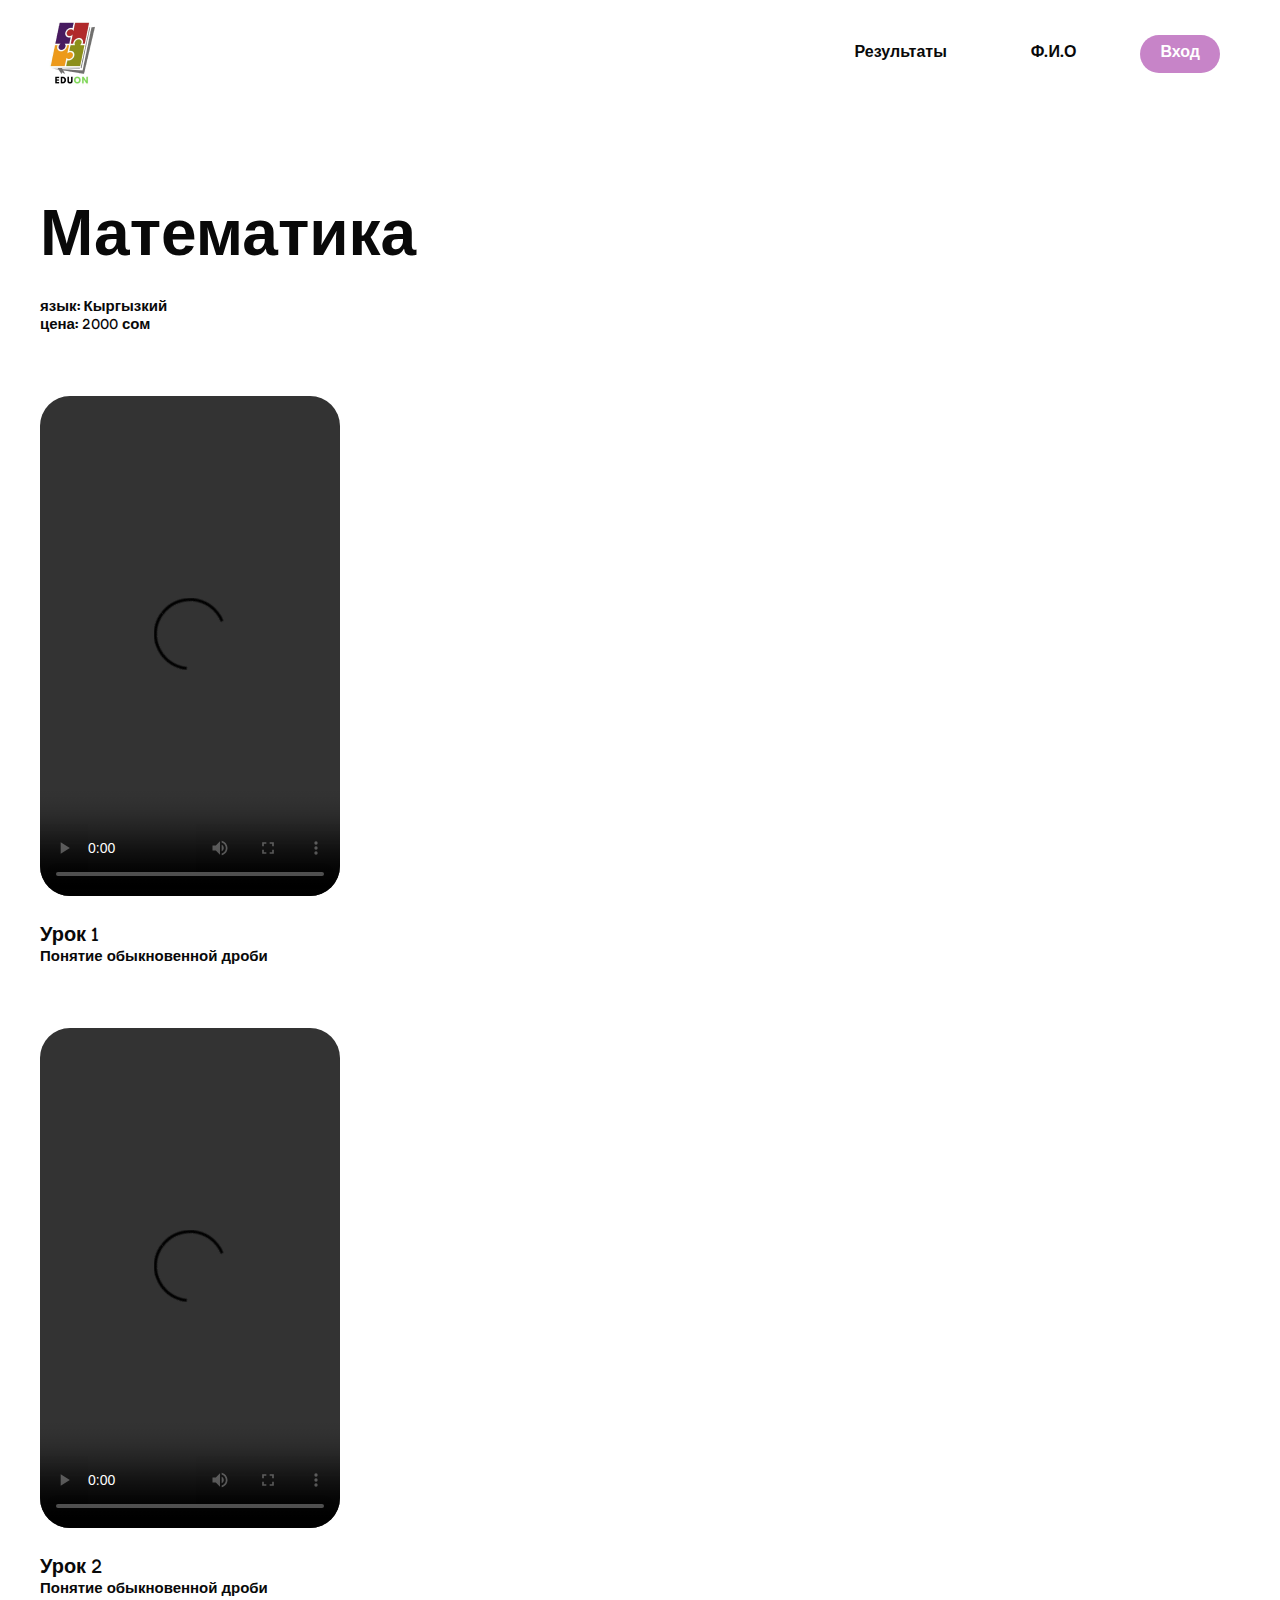
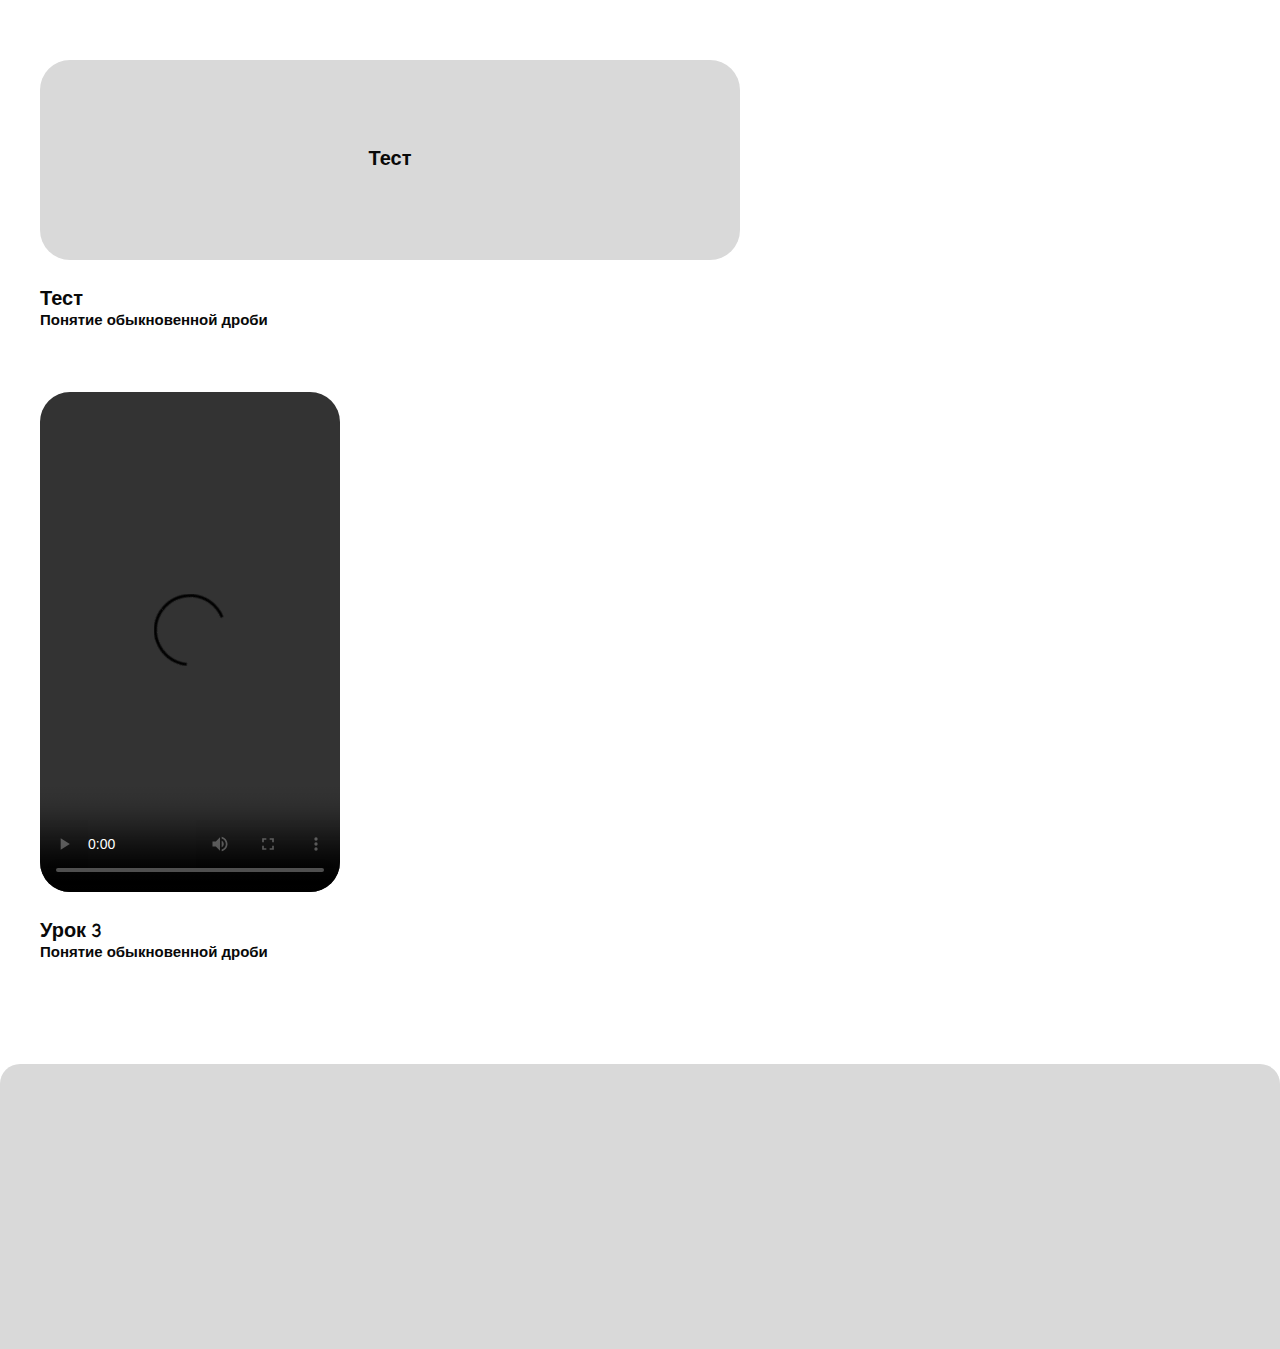
<file: pages/course.html>
<!DOCTYPE html>
<html lang="en">
<head>
    <meta charset="UTF-8">
    <meta name="viewport" content="width=device-width, initial-scale=1.0">
    <title>ORT Courses</title>
    <link rel="stylesheet" href="../css/reset.css">
    <link href="https://fonts.googleapis.com/css?family=Manjari:100,regular,700" rel="stylesheet" />
    <link rel="stylesheet" href="../css/course.css">
</head>
<body>
    <header class="header">
        <div class="container">
            <div class="header__inner">
                <a href="../index.html" class="logo header__logo">
                    <img src="../images/logo.png" alt="logo" class="logo__img">
                </a>
                <nav class="navbar header__navbar">
                    <ul class="navbar__list">
                        <il class="navbar__item">
                            <a href="#" class="navbar__link">Результаты</a>
                        </il>
                        <il class="navbar__item">
                            <a href="#" class="navbar__link">Ф.И.О</a>
                        </il>
                        <il class="navbar__item login">
                            <a href="./login.htmlp" class="navbar__link">Вход</a>
                        </il>
                    </ul>
                </nav>
            </div>
        </div>
    </header>

    <main class="content">
        <div class="container">
            <h1 class="content__title">Математика</h1>

            <div class="content__details">
                <span class="content__detail lang">язык: Кыргызкий</span>
                <span class="content__detail price">цена: 2000 сом</span>
            </div>

            <div class="content__lessons">
                <div class="content__lesson">
                    <video class="content__lesson-video" controls>
                        <source src="" type="video/mp4">
                        Видео не доступно...
                    </video>
                    <h2 class="content__lesson-title">Урок 1</h2>
                    <h3 class="content__lesson-text">
                        Понятие обыкновенной дроби
                    </h3>
                </div>

                <div class="content__lesson">
                    <video class="content__lesson-video" controls>
                        <source src="" type="video/mp4">
                        Видео не доступно...
                    </video>
                    <h2 class="content__lesson-title">Урок 2</h2>
                    <h3 class="content__lesson-text">
                        Понятие обыкновенной дроби
                    </h3>
                </div>

                <div class="content__test">
                    <a href="#" class="content__test-link">
                        Тест
                    </a>
                    <h2 class="content__test-title">Тест</h2>
                    <h3 class="content__test-text">
                        Понятие обыкновенной дроби
                    </h3>
                </div>

                <div class="content__lesson">
                    <video class="content__lesson-video" controls>
                        <source src="" type="video/mp4">
                        Видео не доступно...
                    </video>
                    <h2 class="content__lesson-title">Урок 3</h2>
                    <h3 class="content__lesson-text">
                        Понятие обыкновенной дроби
                    </h3>
                </div>
            </div>

        </div>
    </main>

    <footer class="footer">

    </footer>
</body>
</html>
</file>
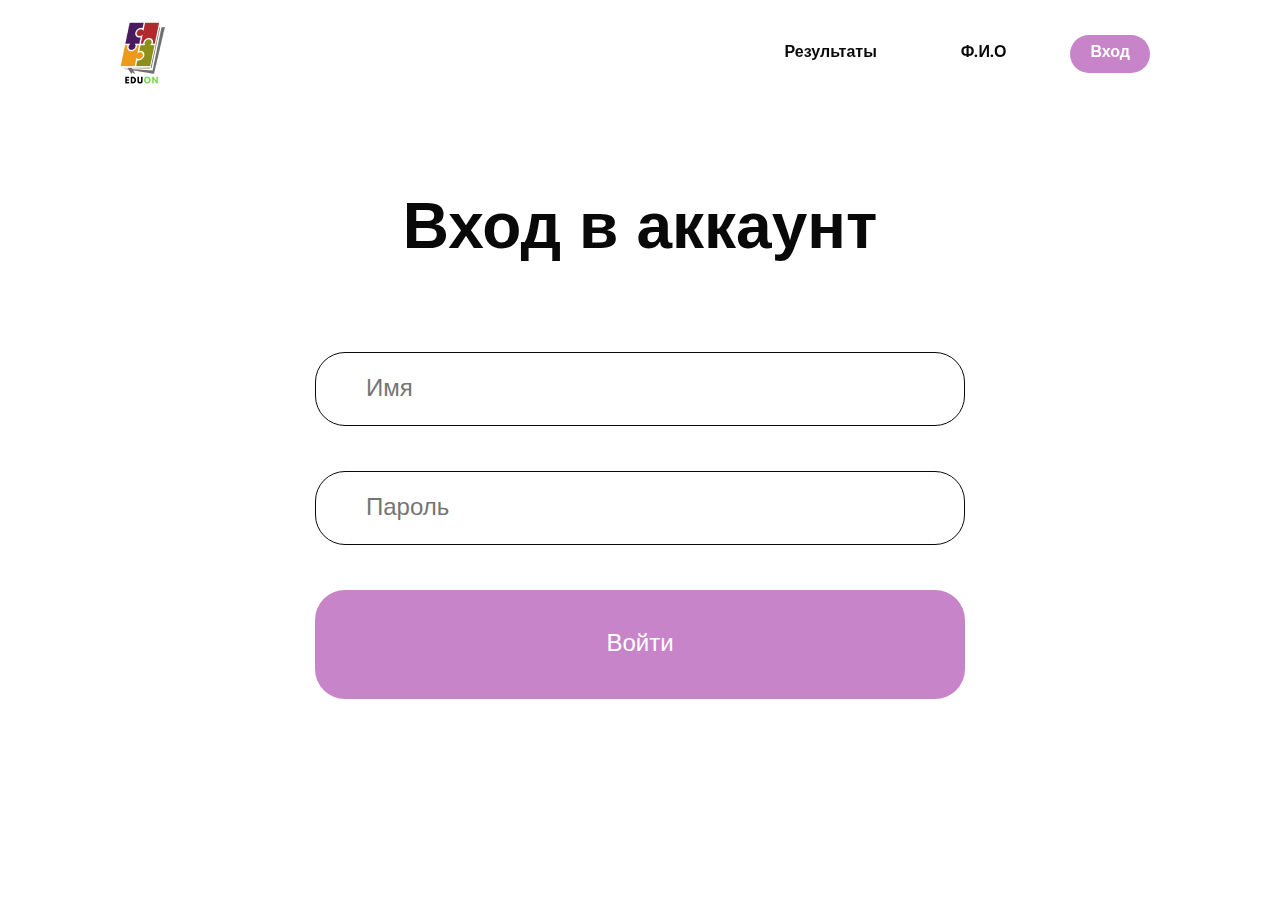
<file: pages/login.html>
<!DOCTYPE html>
<html lang="en">
<head>
    <meta charset="UTF-8">
    <meta name="viewport" content="width=device-width, initial-scale=1.0">
    <title>ORT Courses</title>
    <link rel="stylesheet" href="../css/reset.css">
    <link href="https://fonts.googleapis.com/css?family=Manjari:100,regular,700" rel="stylesheet" />
    <link rel="stylesheet" href="../css/login.css">
</head>
<body>
    <header class="header">
        <div class="container">
            <div class="header__inner">
                <a href="../index.html" class="logo header__logo">
                    <img src="../images/logo.png" alt="logo" class="logo__img">
                </a>
                <nav class="navbar header__navbar">
                    <ul class="navbar__list">
                        <il class="navbar__item">
                            <a href="#" class="navbar__link">Результаты</a>
                        </il>
                        <il class="navbar__item">
                            <a href="#" class="navbar__link">Ф.И.О</a>
                        </il>
                        <il class="navbar__item login">
                            <a href="#" class="navbar__link">Вход</a>
                        </il>
                    </ul>
                </nav>
            </div>
        </div>
    </header>

    <section class="log-in" action="/">
        <div class="log-in__wrapper">
            <h1 class="log-in__title">Вход в аккаунт</h1>
            <form class="log-in__form" action="/">   
                <input type="text" name="name" id="name" class="log-in__input" placeholder="Имя">
                <input type="password" name="password" id="password" class="log-in__input" placeholder="Пароль">
                <button class="log-in__button" type="submit">Войти</button>
            </form>
        </div>
    </section>
</body>
</html>
</file>
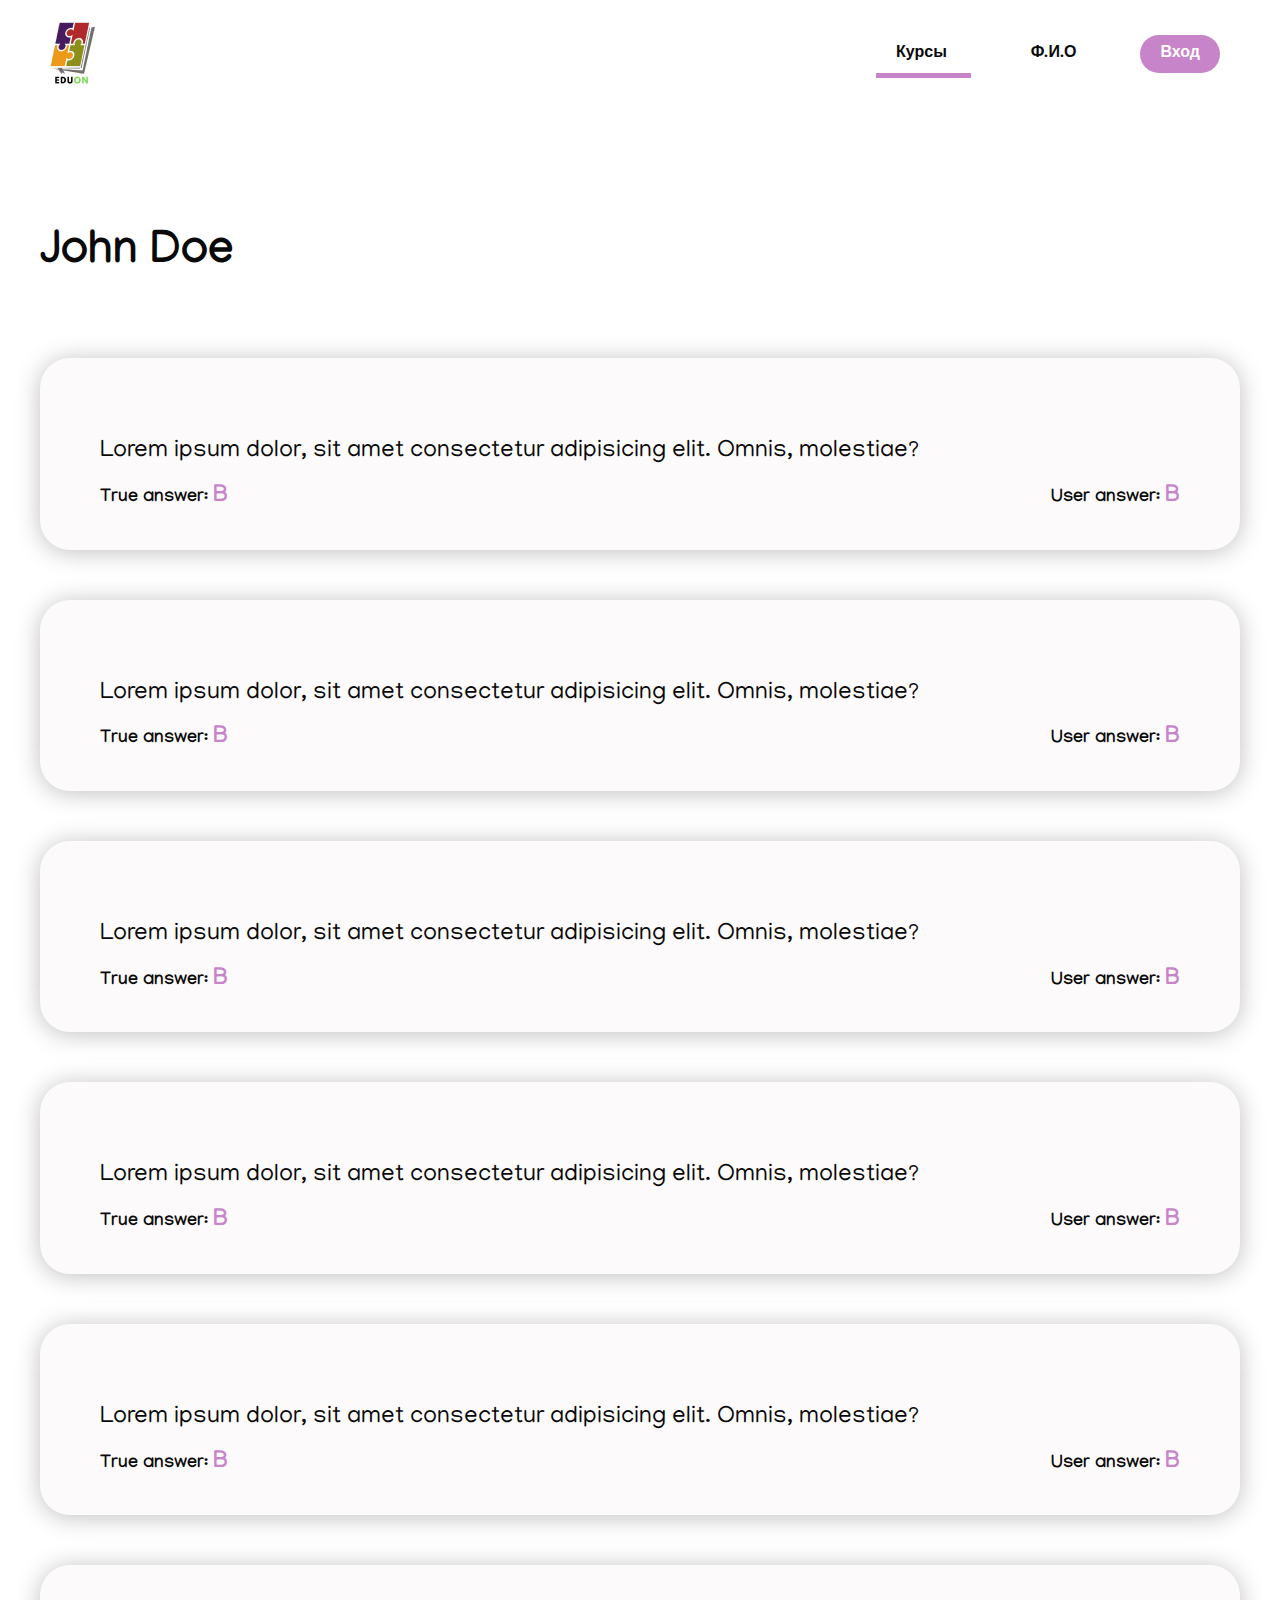
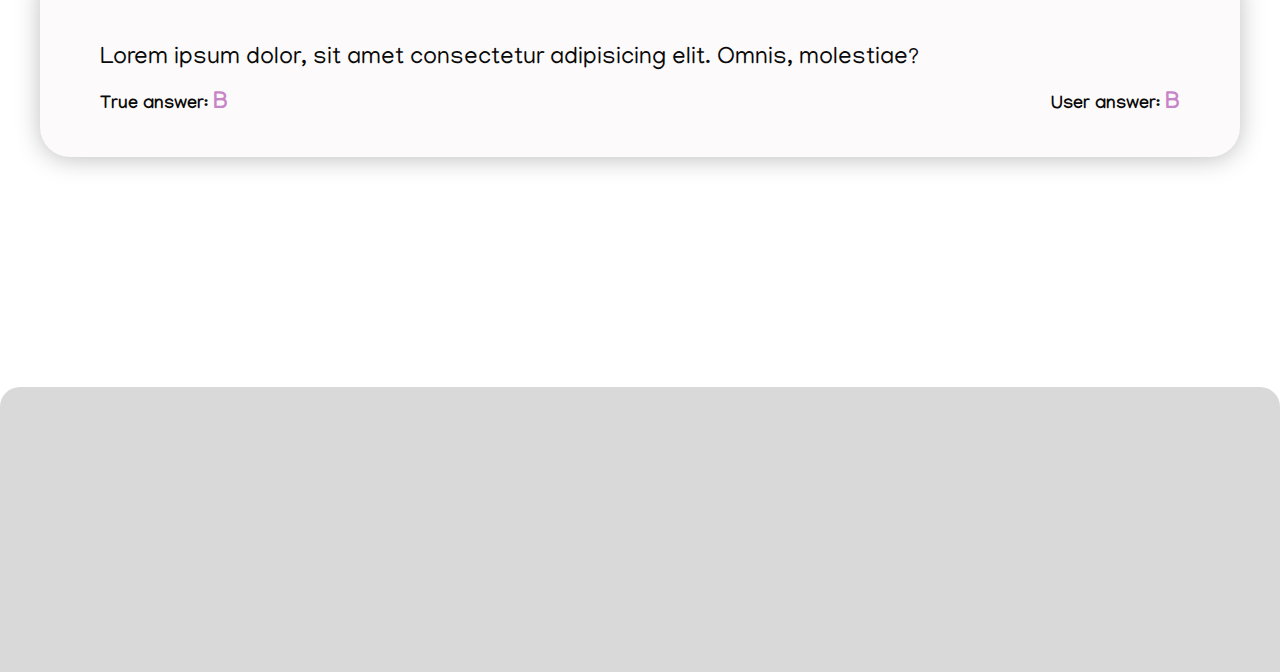
<file: pages/student-test.html>
<!DOCTYPE html>
<html lang="en">
<head>
    <meta charset="UTF-8">
    <meta name="viewport" content="width=device-width, initial-scale=1.0">
    <title>ORT Courses</title>
    <link rel="stylesheet" href="../css/reset.css">
    <link href="https://fonts.googleapis.com/css?family=Manjari:100,regular,700" rel="stylesheet" />
    <link rel="stylesheet" href="../css/student-test.css">
</head>
<body>
    <header class="header">
        <div class="container">
            <div class="header__inner">
                <a href="../index.html" class="logo header__logo">
                    <img src="../images/logo.png" alt="logo" class="logo__img">
                </a>
                <nav class="navbar header__navbar">
                    <ul class="navbar__list">
                        <il class="navbar__item active">
                            <a href="#" class="navbar__link">Курсы</a>
                        </il>
                        <il class="navbar__item">
                            <a href="#" class="navbar__link">Ф.И.О</a>
                        </il>
                        <il class="navbar__item login">
                            <a href="./login.htmp" class="navbar__link">Вход</a>
                        </il>
                    </ul>
                </nav>
            </div>
        </div>
    </header>

    <main class="student-test">
        <div class="container">
            <h1 class="student-test__name">John Doe</h1>
            <ul class="student-test__questions">
                <li class="question">
                    <p class="question__text">
                        Lorem ipsum dolor, sit amet consectetur adipisicing elit. Omnis, molestiae?
                    </p>
                    <div class="question__answers">
                        <div class="question__true-answer">
                            True answer: <span class="value">B</span>
                        </div>
                        <div class="question__user-answer">
                            User answer: <span class="value">B</span>
                        </div>
                    </div>
                </li>
                <li class="question">
                    <p class="question__text">
                        Lorem ipsum dolor, sit amet consectetur adipisicing elit. Omnis, molestiae?
                    </p>
                    <div class="question__answers">
                        <div class="question__true-answer">
                            True answer: <span class="value">B</span>
                        </div>
                        <div class="question__user-answer">
                            User answer: <span class="value">B</span>
                        </div>
                    </div>
                </li>
                <li class="question">
                    <p class="question__text">
                        Lorem ipsum dolor, sit amet consectetur adipisicing elit. Omnis, molestiae?
                    </p>
                    <div class="question__answers">
                        <div class="question__true-answer">
                            True answer: <span class="value">B</span>
                        </div>
                        <div class="question__user-answer">
                            User answer: <span class="value">B</span>
                        </div>
                    </div>
                </li>
                <li class="question">
                    <p class="question__text">
                        Lorem ipsum dolor, sit amet consectetur adipisicing elit. Omnis, molestiae?
                    </p>
                    <div class="question__answers">
                        <div class="question__true-answer">
                            True answer: <span class="value">B</span>
                        </div>
                        <div class="question__user-answer">
                            User answer: <span class="value">B</span>
                        </div>
                    </div>
                </li>
                <li class="question">
                    <p class="question__text">
                        Lorem ipsum dolor, sit amet consectetur adipisicing elit. Omnis, molestiae?
                    </p>
                    <div class="question__answers">
                        <div class="question__true-answer">
                            True answer: <span class="value">B</span>
                        </div>
                        <div class="question__user-answer">
                            User answer: <span class="value">B</span>
                        </div>
                    </div>
                </li>
                <li class="question">
                    <p class="question__text">
                        Lorem ipsum dolor, sit amet consectetur adipisicing elit. Omnis, molestiae?
                    </p>
                    <div class="question__answers">
                        <div class="question__true-answer">
                            True answer: <span class="value">B</span>
                        </div>
                        <div class="question__user-answer">
                            User answer: <span class="value">B</span>
                        </div>
                    </div>
                </li>
            </ul>
        </div>
    </main>

    <footer class="footer">
        
    </footer>
</body>
</html>
</file>
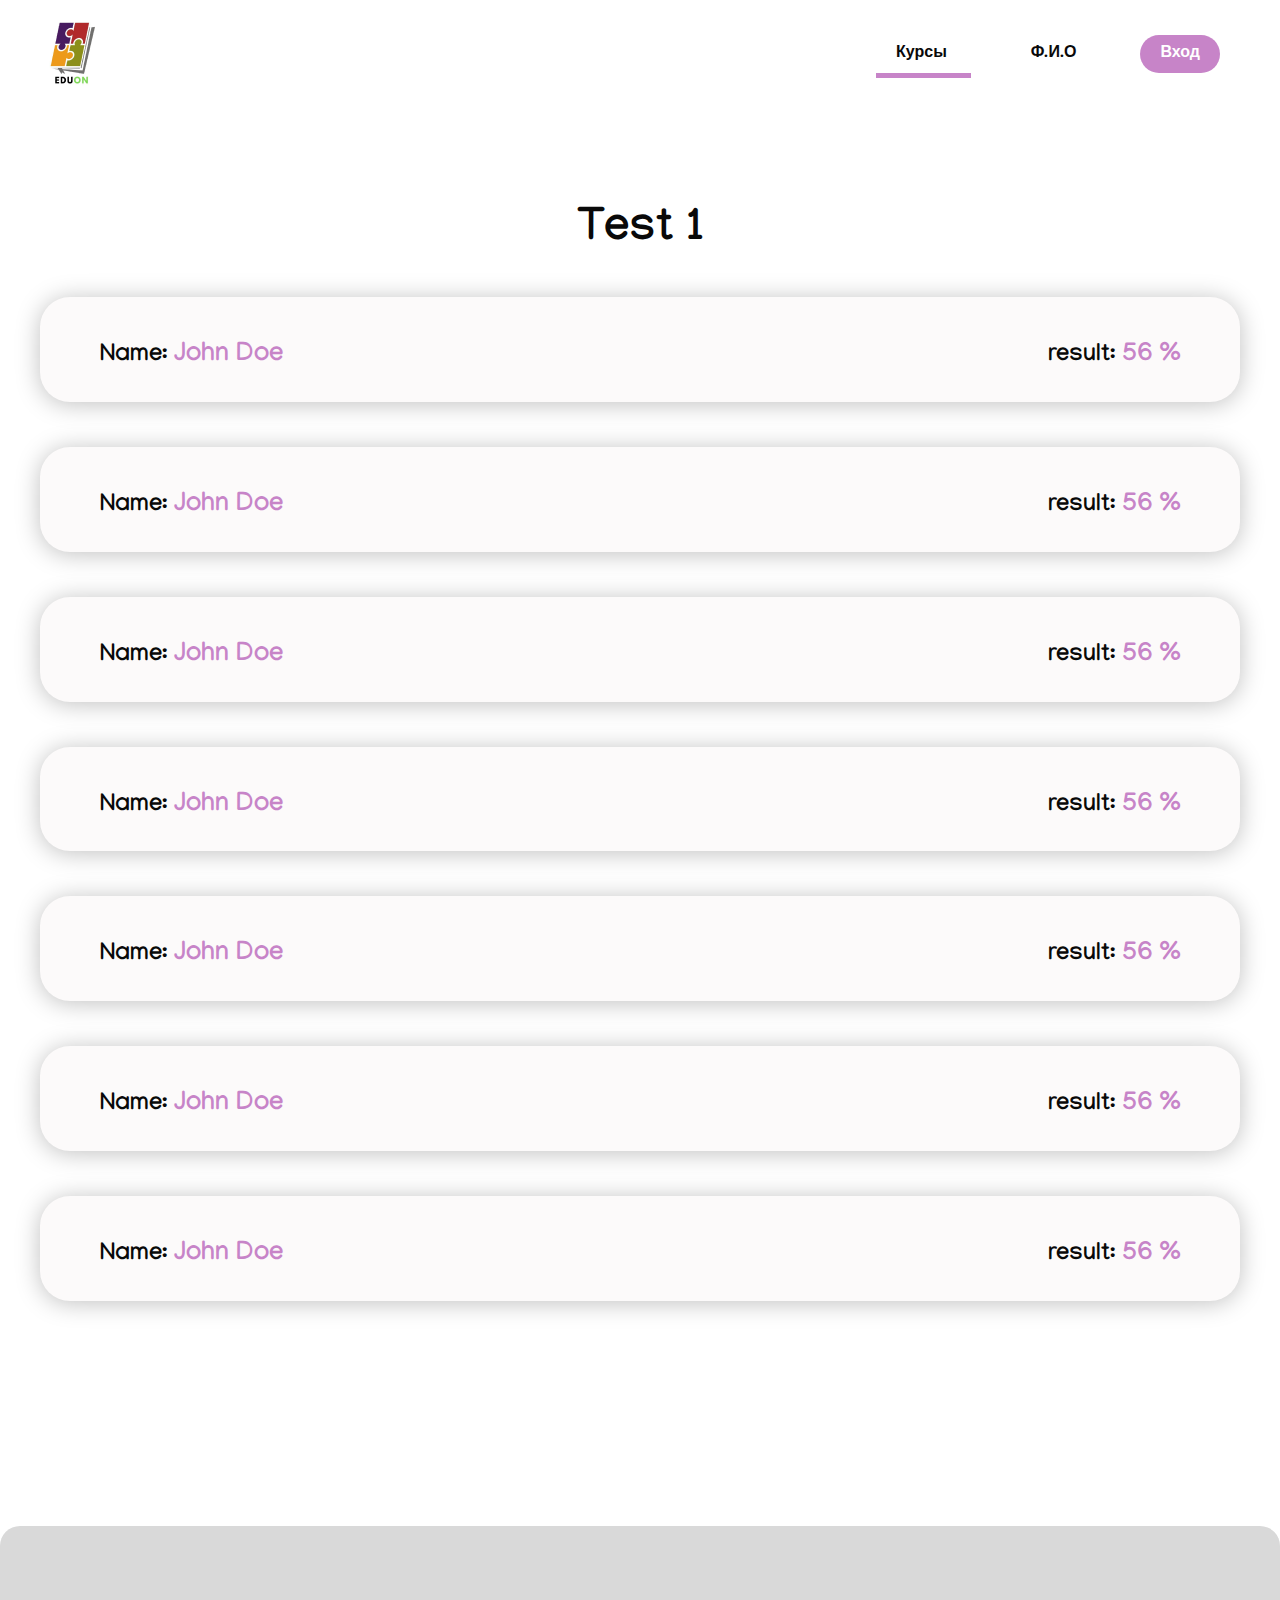
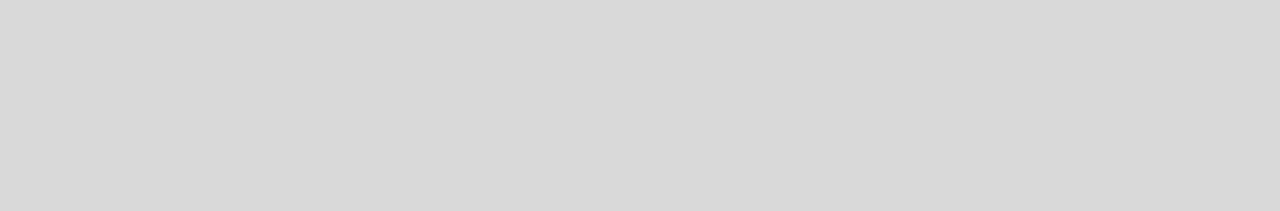
<file: pages/test-results.html>
<!DOCTYPE html>
<html lang="en">
<head>
    <meta charset="UTF-8">
    <meta name="viewport" content="width=device-width, initial-scale=1.0">
    <title>ORT Courses</title>
    <link rel="stylesheet" href="../css/reset.css">
    <link href="https://fonts.googleapis.com/css?family=Manjari:100,regular,700" rel="stylesheet" />
    <link rel="stylesheet" href="../css/test-results.css">
</head>
<body>
    <header class="header">
        <div class="container">
            <div class="header__inner">
                <a href="../index.html" class="logo header__logo">
                    <img src="../images/logo.png" alt="logo" class="logo__img">
                </a>
                <nav class="navbar header__navbar">
                    <ul class="navbar__list">
                        <il class="navbar__item active">
                            <a href="#" class="navbar__link">Курсы</a>
                        </il>
                        <il class="navbar__item">
                            <a href="#" class="navbar__link">Ф.И.О</a>
                        </il>
                        <il class="navbar__item login">
                            <a href="./login.htmp" class="navbar__link">Вход</a>
                        </il>
                    </ul>
                </nav>
            </div>
        </div>
    </header>

    <main class="test-results">
        <div class="container">
            <h1 class="test-results__title">Test 1</h1>
            <div class="test-results__group">
                <a href="./student-test.html" class="test-results__student student">
                    <div class="student__name">
                        Name: <span class="value">John Doe</span>
                    </div>
                    <div class="student__result">
                        result: <span class="value">56 %</span>
                    </div>
                </a>
                <a href="./student-test.html" class="test-results__student student">
                    <div class="student__name">
                        Name: <span class="value">John Doe</span>
                    </div>
                    <div class="student__result">
                        result: <span class="value">56 %</span>
                    </div>
                </a>
                <a href="./student-test.html" class="test-results__student student">
                    <div class="student__name">
                        Name: <span class="value">John Doe</span>
                    </div>
                    <div class="student__result">
                        result: <span class="value">56 %</span>
                    </div>
                </a>
                <a href="./student-test.html" class="test-results__student student">
                    <div class="student__name">
                        Name: <span class="value">John Doe</span>
                    </div>
                    <div class="student__result">
                        result: <span class="value">56 %</span>
                    </div>
                </a>
                <a href="./student-test.html" class="test-results__student student">
                    <div class="student__name">
                        Name: <span class="value">John Doe</span>
                    </div>
                    <div class="student__result">
                        result: <span class="value">56 %</span>
                    </div>
                </a>
                <a href="./student-test.html" class="test-results__student student">
                    <div class="student__name">
                        Name: <span class="value">John Doe</span>
                    </div>
                    <div class="student__result">
                        result: <span class="value">56 %</span>
                    </div>
                </a>
                <a href="./student-test.html" class="test-results__student student">
                    <div class="student__name">
                        Name: <span class="value">John Doe</span>
                    </div>
                    <div class="student__result">
                        result: <span class="value">56 %</span>
                    </div>
                </a>
            </div>
        </div>
    </main>

    <footer class="footer">
        
    </footer>
</body>
</html>
</file>
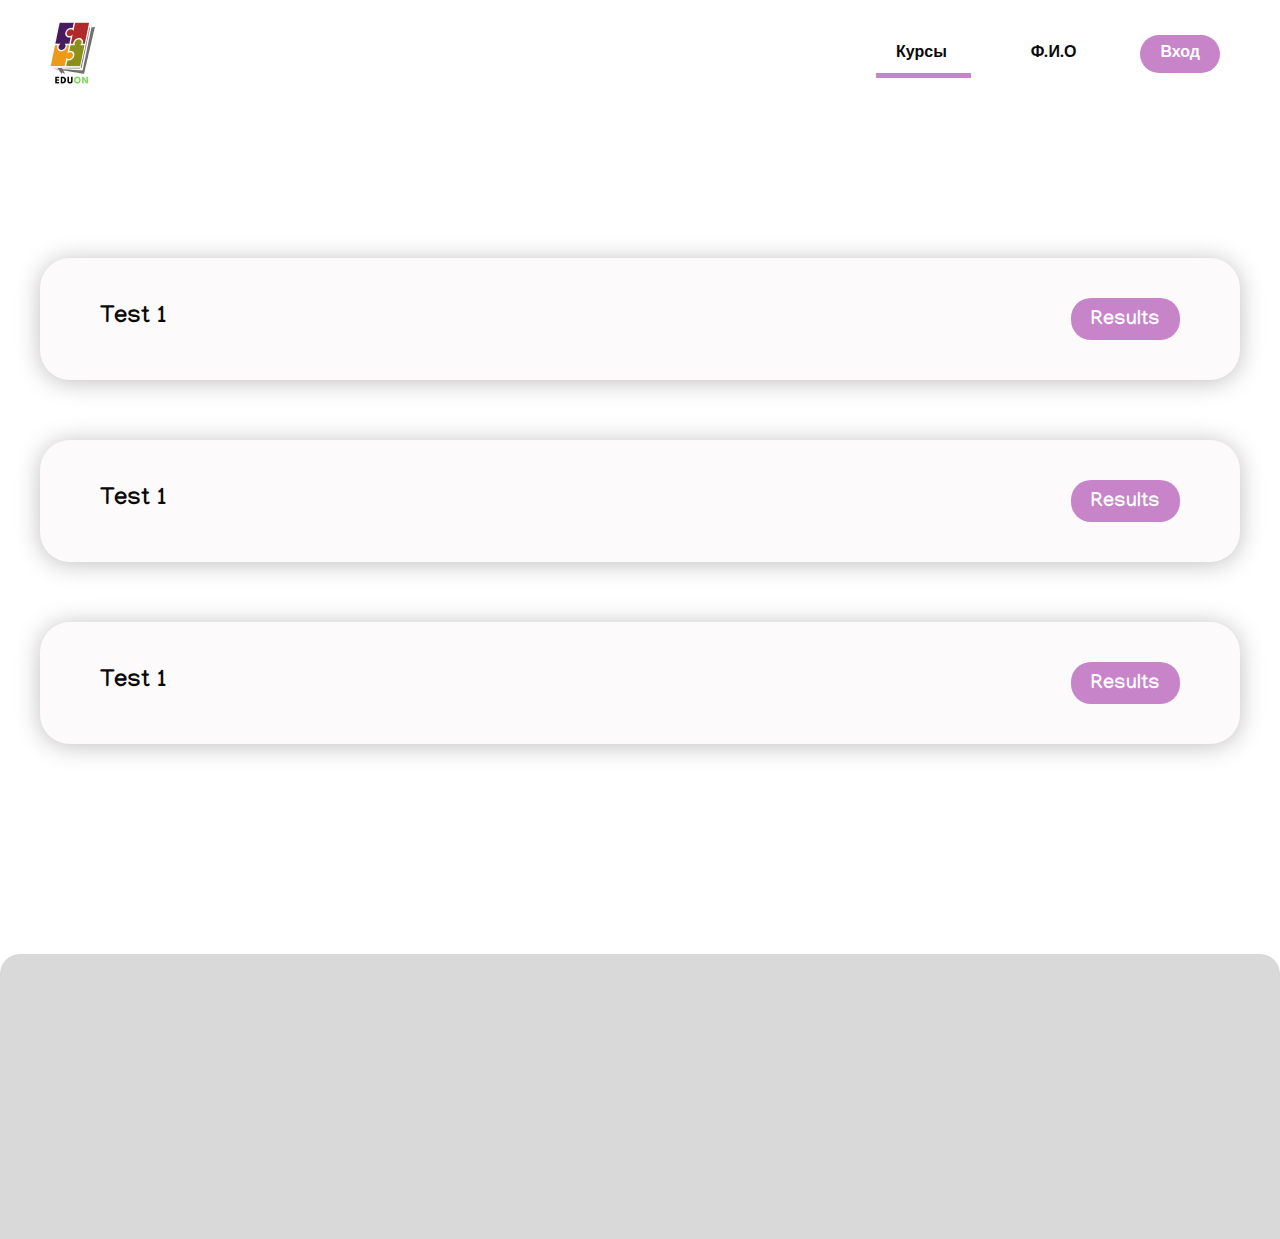
<file: pages/tests.html>
<!DOCTYPE html>
<html lang="en">
<head>
    <meta charset="UTF-8">
    <meta name="viewport" content="width=device-width, initial-scale=1.0">
    <title>ORT Courses</title>
    <link rel="stylesheet" href="../css/reset.css">
    <link href="https://fonts.googleapis.com/css?family=Manjari:100,regular,700" rel="stylesheet" />
    <link rel="stylesheet" href="../css/tests.css">
</head>
<body>
    <header class="header">
        <div class="container">
            <div class="header__inner">
                <a href="../index.html" class="logo header__logo">
                    <img src="../images/logo.png" alt="logo" class="logo__img">
                </a>
                <nav class="navbar header__navbar">
                    <ul class="navbar__list">
                        <il class="navbar__item active">
                            <a href="#" class="navbar__link">Курсы</a>
                        </il>
                        <il class="navbar__item">
                            <a href="#" class="navbar__link">Ф.И.О</a>
                        </il>
                        <il class="navbar__item login">
                            <a href="./login.htmp" class="navbar__link">Вход</a>
                        </il>
                    </ul>
                </nav>
            </div>
        </div>
    </header>

    <main class="tests">
        <div class="container">
            <ul class="tests__results">
                <li class="tests__result">
                    <h2 class="test__result-title">Test 1</h2>
                    <a href="./test-results.html" class="tests__result-link">Results</a>
                </li>
                <li class="tests__result">
                    <h2 class="test__result-title">Test 1</h2>
                    <a href="./test-results.html" class="tests__result-link">Results</a>
                </li>
                <li class="tests__result">
                    <h2 class="test__result-title">Test 1</h2>
                    <a href="./test-results.html" class="tests__result-link">Results</a>
                </li>
            </ul>
        </div>
    </main>

    <footer class="footer">
        
    </footer>
</body>
</html>
</file>
<file: css/course.css>
body {
  background-color: #fff;
  color: #090909;
  font-family: "Manjari", sans-serif;
}

.container {
  max-width: 1240px;
  margin: 0 auto;
  padding: 0 20px;
}

.header__inner {
  display: -webkit-box;
  display: -ms-flexbox;
  display: flex;
  -webkit-box-align: center;
      -ms-flex-align: center;
          align-items: center;
  -webkit-box-pack: justify;
      -ms-flex-pack: justify;
          justify-content: space-between;
  padding: 20px 0;
}

.navbar__item {
  margin: 0 20px;
  padding: 10px 20px;
}
.navbar__item:hover {
  border-bottom: 5px solid #C784C8;
}
.navbar__item.login {
  background-color: #C784C8;
  border-radius: 25px;
}
.navbar__item.login .navbar__link {
  color: #fff;
}
.navbar__item.login:hover {
  border: none;
}
.navbar__link {
  color: #090909;
  font-size: 16px;
  line-height: 120%;
  font-weight: 700;
}

.content {
  padding: 100px 0;
}
.content__title {
  font-size: 64px;
  line-height: 120%;
  font-weight: 700;
  margin-bottom: 15px;
}
.content__details {
  display: -webkit-box;
  display: -ms-flexbox;
  display: flex;
  -webkit-box-orient: vertical;
  -webkit-box-direction: normal;
      -ms-flex-direction: column;
          flex-direction: column;
}
.content__detail {
  font-size: 15px;
  font-weight: 700;
  line-height: 120%;
}
.content__lesson {
  margin-top: 60px;
}
.content__lesson-video {
  max-width: 700px;
  height: 500px;
  border-radius: 30px;
  margin-bottom: 30px;
}
.content__lesson-title {
  font-size: 20px;
  line-height: 120%;
}
.content__lesson-text {
  font-size: 15px;
  line-height: 120%;
}
.content__test {
  margin-top: 60px;
}
.content__test-link {
  display: block;
  border-radius: 30px;
  max-width: 700px;
  height: 200px;
  color: #090909;
  font-size: 20px;
  line-height: 120%;
  text-align: center;
  background-color: #D9D9D9;
  font-weight: 700;
  padding: 90px 0;
  margin-bottom: 30px;
  -webkit-transition: 0.5s ease;
  transition: 0.5s ease;
}
.content__test-link:hover {
  background-color: #C784C8;
}
.content__test-title {
  font-size: 20px;
  line-height: 120%;
}
.content__test-text {
  font-size: 15px;
  line-height: 120%;
}

.footer {
  background-color: #D9D9D9;
  height: 285px;
  border-radius: 20px 20px 0 0;
}
</file>
<file: css/login.css>
body {
  background-color: #fff;
  color: #090909;
  font-family: "Manjari", sans-serif;
}

.container {
  max-width: 1100px;
  margin: 0 auto;
  padding: 0 20px;
}

.header {
  position: fixed;
  width: 100%;
}
.header__inner {
  display: -webkit-box;
  display: -ms-flexbox;
  display: flex;
  -webkit-box-align: center;
      -ms-flex-align: center;
          align-items: center;
  -webkit-box-pack: justify;
      -ms-flex-pack: justify;
          justify-content: space-between;
  padding: 20px 0;
}

.navbar__item {
  margin: 0 20px;
  padding: 10px 20px;
}
.navbar__item:hover {
  border-bottom: 5px solid #C784C8;
}
.navbar__item.login {
  background-color: #C784C8;
  border-radius: 25px;
}
.navbar__item.login .navbar__link {
  color: #fff;
}
.navbar__item.login:hover {
  border: none;
}
.navbar__link {
  color: #090909;
  font-size: 16px;
  line-height: 120%;
  font-weight: 700;
}

.log-in {
  width: 100vw;
  height: 100vh;
  display: -webkit-box;
  display: -ms-flexbox;
  display: flex;
  -webkit-box-pack: center;
      -ms-flex-pack: center;
          justify-content: center;
  -webkit-box-align: center;
      -ms-flex-align: center;
          align-items: center;
}
.log-in__wrapper {
  width: 650px;
}
.log-in__title {
  font-size: 64px;
  line-height: 120%;
  font-weight: 700;
  margin-bottom: 75px;
  text-align: center;
}
.log-in__form {
  display: -webkit-box;
  display: -ms-flexbox;
  display: flex;
  -webkit-box-orient: vertical;
  -webkit-box-direction: normal;
      -ms-flex-direction: column;
          flex-direction: column;
}
.log-in__input {
  border-radius: 30px;
  padding: 25px 50px 20px;
  border: 1px solid #090909;
  font-size: 24px;
  line-height: 100%;
  margin-bottom: 45px;
}
.log-in__button {
  color: #fff;
  background-color: #C784C8;
  font-size: 24px;
  line-height: 100%;
  text-align: center;
  padding: 45px 45px 40px;
  border-radius: 30px;
}
</file>
<file: css/student-test.css>
body {
  background-color: #fff;
  color: #090909;
  font-family: "Manjari", sans-serif;
}

.container {
  max-width: 1240px;
  margin: 0 auto;
  padding: 0 20px;
}

.header__inner {
  display: -webkit-box;
  display: -ms-flexbox;
  display: flex;
  -webkit-box-align: center;
      -ms-flex-align: center;
          align-items: center;
  -webkit-box-pack: justify;
      -ms-flex-pack: justify;
          justify-content: space-between;
  padding: 20px 0;
}

.navbar__item {
  margin: 0 20px;
  padding: 10px 20px;
}
.navbar__item:hover .navbar__link {
  color: #C784C8;
}
.navbar__item.active {
  border-bottom: 5px solid #C784C8;
}
.navbar__item.login {
  background-color: #C784C8;
  border-radius: 25px;
}
.navbar__item.login .navbar__link {
  color: #fff;
}
.navbar__item.login:hover {
  border: none;
}
.navbar__link {
  color: #090909;
  font-size: 16px;
  line-height: 120%;
  font-weight: 700;
  -webkit-transition: 0.5s ease;
  transition: 0.5s ease;
}

.student-test {
  padding: 120px 0 180px;
}
.student-test__name {
  font-size: 46px;
  line-height: 120%;
  margin-bottom: 75px;
}
.student-test .question {
  padding: 80px 60px 40px;
  border-radius: 30px;
  -webkit-box-shadow: 0 2px 25px 0 rgba(0, 0, 0, 0.25);
          box-shadow: 0 2px 25px 0 rgba(0, 0, 0, 0.25);
  background-color: #fcfafa;
  margin-bottom: 50px;
}
.student-test .question__text {
  font-size: 24px;
  line-height: 120%;
  margin-bottom: 20px;
}
.student-test .question__answers {
  display: -webkit-box;
  display: -ms-flexbox;
  display: flex;
  -webkit-box-align: center;
      -ms-flex-align: center;
          align-items: center;
  -webkit-box-pack: justify;
      -ms-flex-pack: justify;
          justify-content: space-between;
}
.student-test .question__true-answer, .student-test .question__user-answer {
  font-size: 18px;
  line-height: 120%;
  font-weight: 700;
}
.student-test .question__true-answer .value, .student-test .question__user-answer .value {
  color: #C784C8;
  font-size: 24px;
  font-weight: 900;
}

.footer {
  background-color: #D9D9D9;
  height: 285px;
  border-radius: 20px 20px 0 0;
}
</file>
<file: css/test-results.css>
body {
  background-color: #fff;
  color: #090909;
  font-family: "Manjari", sans-serif;
}

.container {
  max-width: 1240px;
  margin: 0 auto;
  padding: 0 20px;
}

.header__inner {
  display: -webkit-box;
  display: -ms-flexbox;
  display: flex;
  -webkit-box-align: center;
      -ms-flex-align: center;
          align-items: center;
  -webkit-box-pack: justify;
      -ms-flex-pack: justify;
          justify-content: space-between;
  padding: 20px 0;
}

.navbar__item {
  margin: 0 20px;
  padding: 10px 20px;
}
.navbar__item:hover .navbar__link {
  color: #C784C8;
}
.navbar__item.active {
  border-bottom: 5px solid #C784C8;
}
.navbar__item.login {
  background-color: #C784C8;
  border-radius: 25px;
}
.navbar__item.login .navbar__link {
  color: #fff;
}
.navbar__item.login:hover {
  border: none;
}
.navbar__link {
  color: #090909;
  font-size: 16px;
  line-height: 120%;
  font-weight: 700;
  -webkit-transition: 0.5s ease;
  transition: 0.5s ease;
}

.test-results {
  padding: 120px 0 180px;
}
.test-results__title {
  font-size: 46px;
  line-height: 20%;
  font-weight: 700;
  margin-bottom: 60px;
  text-align: center;
}
.test-results .student {
  display: -webkit-box;
  display: -ms-flexbox;
  display: flex;
  -webkit-box-align: center;
      -ms-flex-align: center;
          align-items: center;
  -webkit-box-pack: justify;
      -ms-flex-pack: justify;
          justify-content: space-between;
  margin-bottom: 45px;
  border-radius: 30px;
  padding: 45px 60px 30px;
  -webkit-box-shadow: 0 2px 25px 0 rgba(0, 0, 0, 0.25);
          box-shadow: 0 2px 25px 0 rgba(0, 0, 0, 0.25);
  background-color: #fcfafa;
  color: #090909;
}
.test-results .student__name, .test-results .student__result {
  font-size: 24px;
  line-height: 120%;
  font-weight: 700;
}
.test-results .student__name .value, .test-results .student__result .value {
  color: #C784C8;
  font-size: 26px;
}

.footer {
  background-color: #D9D9D9;
  height: 285px;
  border-radius: 20px 20px 0 0;
}
</file>
<file: css/tests.css>
body {
  background-color: #fff;
  color: #090909;
  font-family: "Manjari", sans-serif;
}

.container {
  max-width: 1240px;
  margin: 0 auto;
  padding: 0 20px;
}

.header__inner {
  display: -webkit-box;
  display: -ms-flexbox;
  display: flex;
  -webkit-box-align: center;
      -ms-flex-align: center;
          align-items: center;
  -webkit-box-pack: justify;
      -ms-flex-pack: justify;
          justify-content: space-between;
  padding: 20px 0;
}

.navbar__item {
  margin: 0 20px;
  padding: 10px 20px;
}
.navbar__item:hover .navbar__link {
  color: #C784C8;
}
.navbar__item.active {
  border-bottom: 5px solid #C784C8;
}
.navbar__item.login {
  background-color: #C784C8;
  border-radius: 25px;
}
.navbar__item.login .navbar__link {
  color: #fff;
}
.navbar__item.login:hover {
  border: none;
}
.navbar__link {
  color: #090909;
  font-size: 16px;
  line-height: 120%;
  font-weight: 700;
  -webkit-transition: 0.5s ease;
  transition: 0.5s ease;
}

.tests {
  padding: 150px 0;
}
.tests__result {
  display: -webkit-box;
  display: -ms-flexbox;
  display: flex;
  -webkit-box-pack: justify;
      -ms-flex-pack: justify;
          justify-content: space-between;
  -webkit-box-align: center;
      -ms-flex-align: center;
          align-items: center;
  margin-bottom: 60px;
  padding: 40px 60px;
  border-radius: 30px;
  -webkit-box-shadow: 0 2px 25px 0 rgba(0, 0, 0, 0.25);
          box-shadow: 0 2px 25px 0 rgba(0, 0, 0, 0.25);
  background-color: #fcfafa;
}
.tests__result-title {
  font-size: 32px;
  line-height: 120%;
  font-weight: 700;
}
.tests__result-link {
  display: block;
  color: #fff;
  background-color: #C784C8;
  border-radius: 20px;
  text-align: center;
  padding: 8px 20px 4px;
  font-size: 20px;
  font-weight: 700;
}

.footer {
  background-color: #D9D9D9;
  height: 285px;
  border-radius: 20px 20px 0 0;
}
</file>
